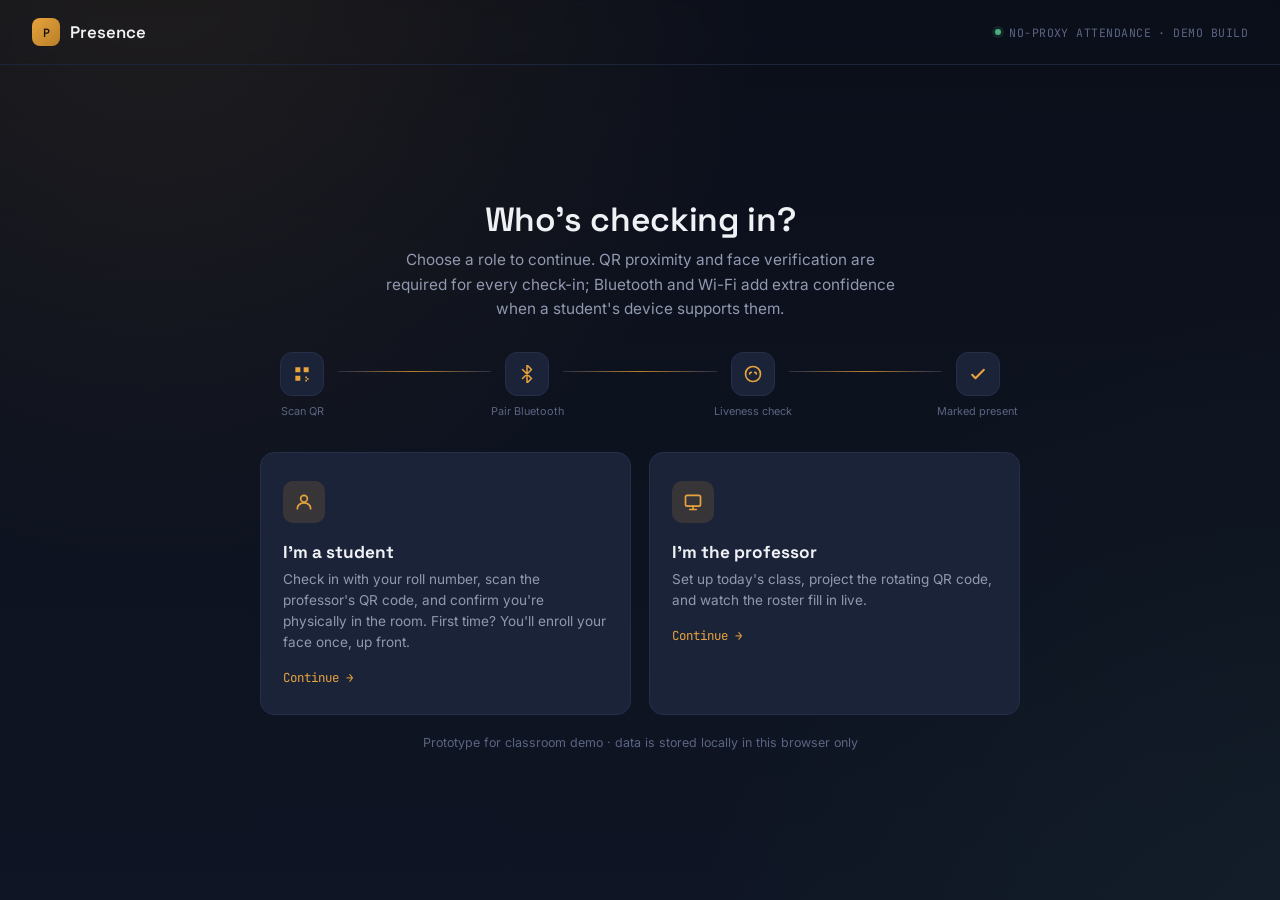
<file: index.html>
<!DOCTYPE html>
<html lang="en">
<head>
<meta charset="UTF-8">
<meta name="viewport" content="width=device-width, initial-scale=1.0">
<title>Presence — Attendance Verification</title>
<link rel="stylesheet" href="css/style.css">
</head>
<body>
<div class="wrap">
  <div class="topbar">
    <a class="brand" href="index.html"><span class="mark">P</span> Presence</a>
    <div class="topbar-meta"><span class="live-dot"></span> NO-PROXY ATTENDANCE · DEMO BUILD</div>
  </div>
  <main>
    <div class="stage stage-wide">
      <h1 class="title" style="font-size:2.1rem; text-align:center;">Who's checking in?</h1>
      <p class="lede" style="text-align:center; max-width:520px; margin-left:auto; margin-right:auto;">Choose a role to continue. QR proximity and face verification are required for every check-in; Bluetooth and Wi-Fi add extra confidence when a student's device supports them.</p>

      <div class="hero-flow">
        <div class="node">
          <div class="ic">
            <svg width="20" height="20" viewBox="0 0 24 24" fill="none"><path d="M4 4h6v6H4V4zm10 0h6v6h-6V4zM4 14h6v6H4v-6zm12 1h2v2h-2v-2zm2 2h2v2h-2v-2zm-2 2h2v2h-2v-2z" fill="currentColor"/></svg>
          </div>
          <div class="lb">Scan QR</div>
        </div>
        <div class="connector"></div>
        <div class="node">
          <div class="ic">
            <svg width="18" height="18" viewBox="0 0 24 24" fill="none"><path d="M6 6l12 12-6 6V0l6 6L6 18" stroke="currentColor" stroke-width="2" fill="none" stroke-linecap="round" stroke-linejoin="round"/></svg>
          </div>
          <div class="lb">Pair Bluetooth</div>
        </div>
        <div class="connector"></div>
        <div class="node">
          <div class="ic">
            <svg width="20" height="20" viewBox="0 0 24 24" fill="none"><circle cx="12" cy="12" r="9" stroke="currentColor" stroke-width="2"/><path d="M8 12c0-1 1-2 2-2M14 10c1 0 2 1 2 2" stroke="currentColor" stroke-width="2" stroke-linecap="round"/></svg>
          </div>
          <div class="lb">Liveness check</div>
        </div>
        <div class="connector"></div>
        <div class="node">
          <div class="ic">
            <svg width="20" height="20" viewBox="0 0 24 24" fill="none"><path d="M5 13l4 4 10-10" stroke="currentColor" stroke-width="2.5" fill="none" stroke-linecap="round" stroke-linejoin="round"/></svg>
          </div>
          <div class="lb">Marked present</div>
        </div>
      </div>

      <div class="role-grid">
        <a class="role-card" href="student-login.html">
          <div class="icon">
            <svg width="20" height="20" viewBox="0 0 24 24" fill="none"><circle cx="12" cy="8" r="4" stroke="currentColor" stroke-width="2"/><path d="M4 20c0-4 3.5-7 8-7s8 3 8 7" stroke="currentColor" stroke-width="2" stroke-linecap="round"/></svg>
          </div>
          <h3>I'm a student</h3>
          <p>Check in with your roll number, scan the professor's QR code, and confirm you're physically in the room. First time? You'll enroll your face once, up front.</p>
          <div class="arrow">Continue →</div>
        </a>
        <a class="role-card" href="professor-login.html">
          <div class="icon">
            <svg width="20" height="20" viewBox="0 0 24 24" fill="none"><rect x="3" y="4" width="18" height="13" rx="2" stroke="currentColor" stroke-width="2"/><path d="M8 21h8M12 17v4" stroke="currentColor" stroke-width="2" stroke-linecap="round"/></svg>
          </div>
          <h3>I'm the professor</h3>
          <p>Set up today's class, project the rotating QR code, and watch the roster fill in live.</p>
          <div class="arrow">Continue →</div>
        </a>
      </div>
      <p class="footnote">Prototype for classroom demo · data is stored locally in this browser only</p>
    </div>
  </main>
</div>
</body>
</html>
</file>
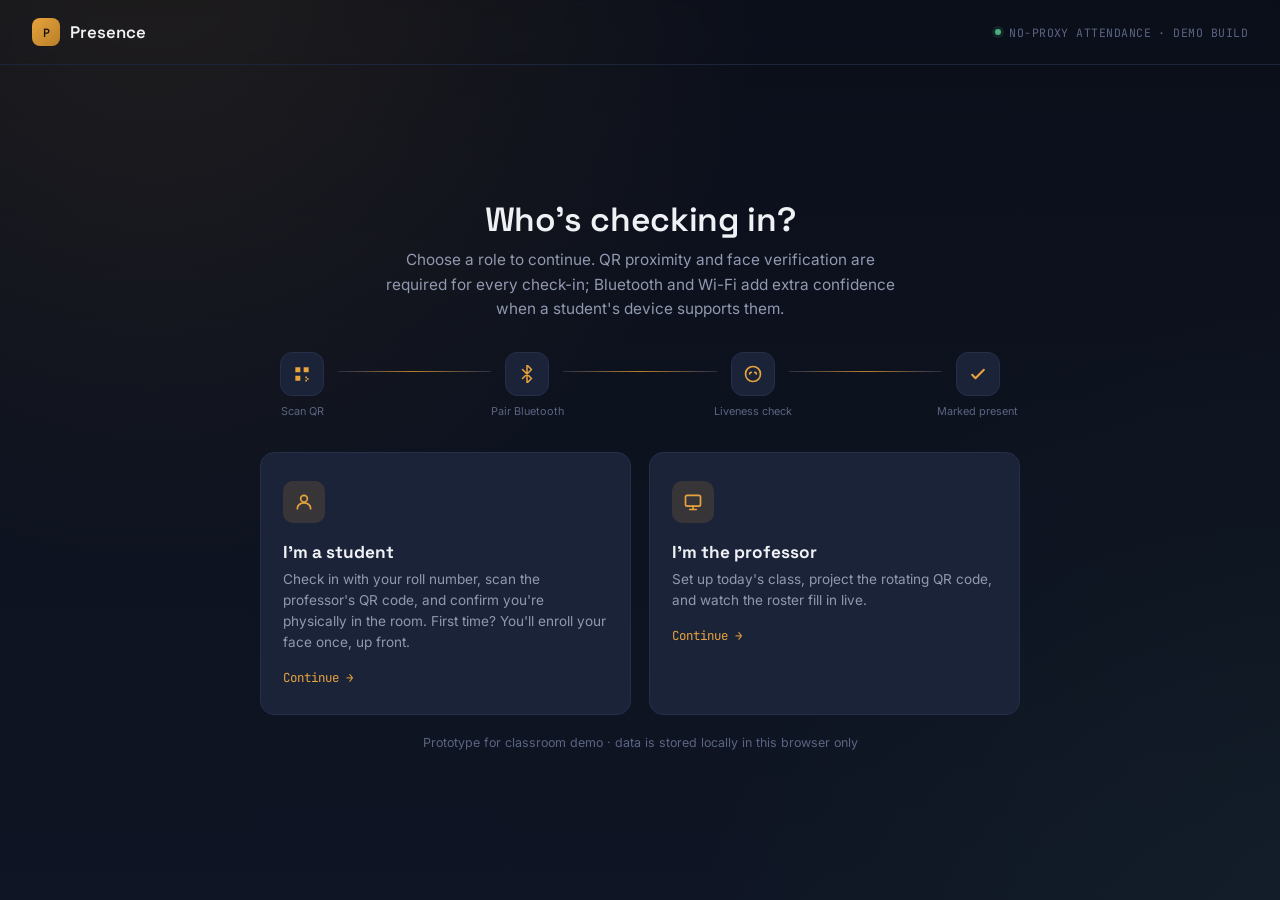
<file: bluetooth.html>
<!DOCTYPE html>
<html lang="en">
<head>
<meta charset="UTF-8">
<meta name="viewport" content="width=device-width, initial-scale=1.0">
<title>Confirm Location — Presence</title>
<link rel="stylesheet" href="css/style.css">
</head>
<body>
<div class="wrap">
  <div class="topbar">
    <a class="brand" href="index.html"><span class="mark">P</span> Presence</a>
    <div class="topbar-meta">STUDENT CHECK-IN</div>
  </div>
  <main>
    <div class="stage">
      <div class="panel">
        <div class="rail">
          <div class="step done"><span class="n">✓</span>Scan</div><div class="line"></div>
          <div class="step active"><span class="n">2</span>Connect</div><div class="line"></div>
          <div class="step"><span class="n">3</span>Verify</div><div class="line"></div>
          <div class="step"><span class="n">4</span>Done</div>
        </div>
        <h1 class="title">Confirm you're in the classroom</h1>
        <p class="lede">Two independent, best-effort proximity checks — Wi-Fi and Bluetooth. Either (or both) strengthens your attendance record, but neither blocks you: your QR scan and face match are what actually verify your check-in.</p>

        <div id="page-alert"></div>

        <div class="data-strip">
          <div class="row"><span>Session</span><span id="sess-id">—</span></div>
        </div>

        <h2 class="section-label">Wi-Fi network</h2>
        <div class="data-strip">
          <div class="row"><span>Status</span><span id="net-status">Checking…</span></div>
        </div>
        <div id="net-alert"></div>

        <h2 class="section-label">Bluetooth (optional)</h2>
        <div class="data-strip">
          <div class="row"><span>Expected device</span><span id="expected-name">—</span></div>
          <div class="row"><span>Pairing code</span><span id="expected-code">—</span></div>
          <div class="row"><span>Connection status</span><span id="device-name">Not connected</span></div>
        </div>

        <button class="btn btn-primary" id="pair-btn">Connect via Bluetooth</button>
        <button class="btn btn-ghost" id="skip-btn" style="margin-top:10px;">Continue</button>
        <p class="footnote" id="note"></p>
      </div>
    </div>
  </main>
</div>

<script src="js/store.js"></script>
<script src="js/util.js"></script>
<script>
  const esc = Util.escapeHtml;
  const session = Store.getSession();
  const student = Store.getStudent();
  if (!session || !student) window.location.href = 'index.html';
  if (Store.isLocked()) {
    document.querySelector('main').innerHTML = `<div class="panel stage"><div class="alert alert-warn">This session has been closed by the professor.</div><a class="btn btn-ghost" href="index.html">Back to start</a></div>`;
  }

  document.getElementById('sess-id').textContent = session.id;
  document.getElementById('expected-name').textContent = session.bluetoothDeviceName || '(not set by professor)';
  document.getElementById('expected-code').textContent = session.bluetoothCode || '(not set)';
  document.getElementById('tok') && (document.getElementById('tok').textContent = sessionStorage.getItem('ams_scanned_token') || '—');

  const btn = document.getElementById('pair-btn');
  const skipBtn = document.getElementById('skip-btn');
  const note = document.getElementById('note');
  const deviceName = document.getElementById('device-name');
  const pageAlert = document.getElementById('page-alert');
  const netStatus = document.getElementById('net-status');
  const netAlert = document.getElementById('net-alert');

  function showError(msg) {
    pageAlert.innerHTML = `<div class="alert alert-warn">${msg}</div>`;
  }
  function showInfo(msg) {
    pageAlert.innerHTML = `<div class="alert alert-info">${msg}</div>`;
  }

  // ---------- Wi-Fi network check ----------
  // If the professor's and this student's devices are both behind the
  // classroom/campus router (which almost all routers do via NAT), they'll
  // report the same public IP address to an outside service. This works in
  // every browser with zero permission prompts — unlike Web Bluetooth,
  // which many devices simply can't be discovered through at all.
  //
  // This is a signal, not a guarantee: a large campus network that NATs the
  // whole building/campus behind one address will match ANY student on that
  // network, not just this room; a student on mobile data or a VPN will
  // legitimately mismatch even if they're in the room. So a mismatch here
  // is treated as informative, not disqualifying — see README for the
  // trade-offs and what a hard requirement would need instead (e.g. school
  // network cooperation to check the specific access point/VLAN).
  async function checkNetwork() {
    if (!session.professorNetworkIp) {
      netStatus.textContent = 'Not available for this session';
      sessionStorage.setItem('ams_net_verified', 'unknown');
      return;
    }
    try {
      const res = await fetch('https://api.ipify.org?format=json');
      const data = await res.json();
      const studentIp = data && data.ip;
      if (studentIp && studentIp === session.professorNetworkIp) {
        netStatus.textContent = 'Matches professor\'s network ✓';
        netStatus.style.color = 'var(--success)';
        sessionStorage.setItem('ams_net_verified', 'true');
      } else {
        netStatus.textContent = 'Different network detected';
        netStatus.style.color = 'var(--danger)';
        netAlert.innerHTML = `<div class="alert alert-warn">Your device doesn't appear to be on the same network as the professor's. If you're on mobile data, switch to the classroom Wi-Fi and reload this page. If you believe this is wrong (e.g. a large campus network), it's fine to continue — this check alone won't block you.</div>`;
        sessionStorage.setItem('ams_net_verified', 'false');
      }
    } catch (e) {
      netStatus.textContent = 'Could not check (offline or blocked)';
      sessionStorage.setItem('ams_net_verified', 'unknown');
    }
  }
  const networkCheckDone = checkNetwork();

  const bleSupported = 'bluetooth' in navigator;
  const expectedName = (session.bluetoothDeviceName || '').trim();
  // The one-time code the professor generated for this session and appended
  // to their device's broadcast name — used IF a matching device shows up.
  // See README: Web Bluetooth's requestDevice() only discovers BLE devices
  // actively broadcasting a GATT service. An ordinary phone/laptop just
  // "visible" in its Bluetooth settings is almost always Classic Bluetooth,
  // which this API can't see at all — so this step frequently finds
  // nothing, through no fault of the student or professor. That's why it's
  // optional rather than blocking: QR rotation + face match (elsewhere in
  // the flow) are the checks that actually hold up at classroom scale.
  const expectedCode = (session.bluetoothCode || '').trim().toUpperCase();

  if (!window.isSecureContext) {
    showError('Bluetooth pairing needs a secure context — open this page over http://localhost or https://, not by double-clicking the file. See the README for a one-line fix.');
  } else if (!bleSupported) {
    note.textContent = "Web Bluetooth isn't available in this browser (e.g. iPhone Safari, Firefox). Use \"Continue\" below.";
  } else if (!expectedCode) {
    note.textContent = "The professor didn't set a Bluetooth pairing code for this session, so this step can't be verified even if a device is found. Use \"Continue\" below.";
  }

  btn.addEventListener('click', async () => {
    btn.disabled = true;
    btn.textContent = 'Connecting…';
    pageAlert.innerHTML = '';

    if (bleSupported && window.isSecureContext && expectedCode) {
      // Cascade: try a filtered picker first (fast, precise when it works), then
      // fall back to an unfiltered "show all devices" picker before giving up.
      // A namePrefix filter alone doesn't scale in a full classroom — many nearby
      // phones/laptops advertise names that don't share the professor's exact
      // prefix, so Chrome's chooser can come back empty even though the right
      // device is in range. Letting the student see the full list and pick
      // manually recovers those cases where the device DOES show up at all.
      const attempts = expectedName
        ? [
            { filters: [{ namePrefix: expectedName.slice(0, 12) }], optionalServices: [] },
            { acceptAllDevices: true, optionalServices: [] }
          ]
        : [{ acceptAllDevices: true, optionalServices: [] }];

      for (let i = 0; i < attempts.length; i++) {
        try {
          if (i === 1) showInfo('No device matched that name automatically — showing all nearby Bluetooth devices so you can pick the professor\'s device manually.');
          const device = await navigator.bluetooth.requestDevice(attempts[i]);
          const chosenName = (device.name || '').trim();

          // The real check: the professor's one-time session code must appear
          // in the broadcast name the student actually selected. A wrong or
          // spoofed device won't know this code, so this can't be passed by
          // coincidence the way a common device name ("iPhone") could be.
          if (!chosenName.toUpperCase().includes(expectedCode)) {
            deviceName.textContent = chosenName + ' (rejected)';
            showError(`"${esc(chosenName)}" doesn't include this session's pairing code (${esc(expectedCode)}). Pick the correct device, or use "Continue" below.`);
            btn.disabled = false;
            btn.textContent = 'Try again';
            return;
          }

          deviceName.textContent = (chosenName || 'Paired device') + ' ✓';
          await finishPairing(true);
          return;
        } catch (e) {
          // User cancelled, or the chooser found no devices for this attempt
          // (very likely if the professor's device isn't a BLE peripheral —
          // see the note above). Not treated as a pass; try the next,
          // broader attempt if one remains.
        }
      }
      showInfo('No device with this session\'s pairing code was found. This is common — most phones/laptops aren\'t discoverable this way. Use "Continue" below; your QR scan and face match still verify your check-in.');
      btn.disabled = false;
      btn.textContent = 'Try again';
      return;
    }

    btn.disabled = false;
    btn.textContent = 'Connect via Bluetooth';
  });

  skipBtn.addEventListener('click', async () => {
    skipBtn.disabled = true;
    skipBtn.textContent = 'Continuing…';
    deviceName.textContent = deviceName.textContent === 'Not connected' ? 'Skipped (unverified)' : deviceName.textContent;
    await finishPairing(false);
  });

  async function finishPairing(bluetoothVerified) {
    // Wait for the network check so its result is captured even if it's
    // still in flight when the student clicks through quickly.
    await networkCheckDone;
    sessionStorage.setItem('ams_bt_verified', bluetoothVerified ? 'true' : 'false');
    btn.disabled = true;
    skipBtn.disabled = true;
    setTimeout(() => window.location.href = 'liveness.html', 400);
  }
</script>
</body>
</html>
</file>
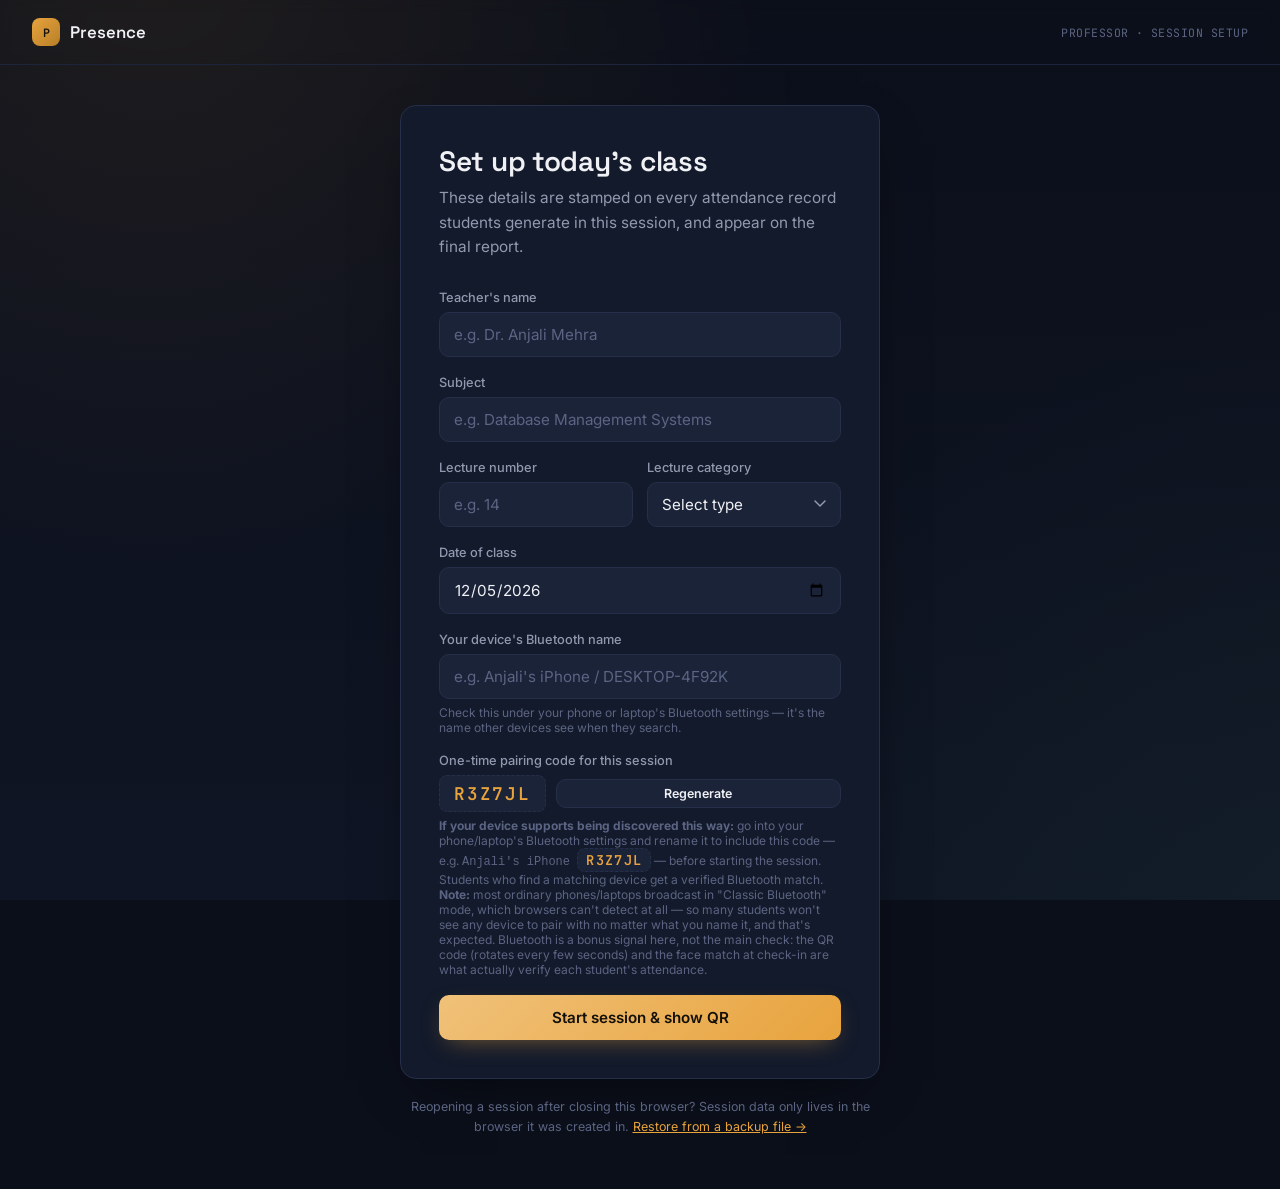
<file: professor-dashboard.html>
<!DOCTYPE html>
<html lang="en">
<head>
<meta charset="UTF-8">
<meta name="viewport" content="width=device-width, initial-scale=1.0">
<title>Session Dashboard — Presence</title>
<link rel="stylesheet" href="css/style.css">
</head>
<body>
<div class="wrap">
  <div class="topbar">
    <a class="brand" href="index.html"><span class="mark">P</span> Presence</a>
    <div class="topbar-meta" id="session-id">SESSION —</div>
  </div>
  <main>
    <div class="stage stage-wide">
      <div class="panel">
        <h1 class="title">Project this for your class</h1>
        <p class="lede">Each QR code is valid for a few seconds only. Students who scan an expired code are asked to rescan — a screenshot or a second-hand scan won't work.</p>

        <div class="session-header" id="session-header"></div>
        <div id="locked-banner"></div>

        <div class="alert alert-info" style="margin-bottom:18px;">
          Everything on this page lives only in <strong>this browser</strong> — closing the tab or switching devices loses it. <button class="btn btn-ghost btn-small" id="backup-btn" style="margin-left:8px;">Download backup (.json)</button>
        </div>

        <div id="review-section" style="display:none; margin-bottom:24px;">
          <h2 class="section-label">Pending manual reviews</h2>
          <p class="field-hint" style="margin-bottom:12px;">A student reported a camera/face-model problem during liveness. Only approve this if you can see the student in the room right now — this bypasses the face check.</p>
          <div id="review-list"></div>
        </div>

        <div id="live-area" style="display:grid; grid-template-columns: 260px 1fr; gap:32px; align-items:start;">
          <div>
            <div class="viewfinder">
              <div class="pulse-ring"></div>
              <div class="corner tl"></div><div class="corner tr"></div>
              <div class="corner bl"></div><div class="corner br"></div>
              <div id="qrcode"></div>
              <span id="qr-fallback" style="display:none; color:var(--text-faint); font-family:var(--font-mono); font-size:0.72rem; text-align:center; padding:0 16px;">QR RENDER FAILED — USE THE CODE BELOW</span>
            </div>

            <div class="qr-timer">
              <div class="ring">
                <svg width="34" height="34" viewBox="0 0 34 34">
                  <circle class="ring-bg" cx="17" cy="17" r="14"/>
                  <circle class="ring-fg" id="ring-fg" cx="17" cy="17" r="14" stroke-dasharray="88" stroke-dashoffset="0"/>
                </svg>
                <div class="ring-num" id="ring-num">6</div>
              </div>
              <div class="lbl">seconds left on this code</div>
            </div>

            <div class="manual-code">
              <div class="lbl">CAN'T SCAN? ENTER THIS CODE</div>
              <div class="code" id="manual-code">——————</div>
            </div>

            <div class="toolbar" style="justify-content:center;">
              <button class="btn btn-danger btn-sm" id="close-btn">Close session</button>
            </div>
          </div>

          <div>
            <div class="summary-grid" style="grid-template-columns: repeat(2,1fr);">
              <div class="summary-card">
                <div class="num" id="present-count">0</div>
                <div class="lbl">Marked present</div>
              </div>
              <div class="summary-card">
                <div class="num" id="last-marked">—</div>
                <div class="lbl">Last check-in</div>
              </div>
            </div>
            <div class="table-scroll">
              <table class="roster">
                <thead>
                  <tr><th>Name</th><th>Roll No.</th><th>Branch</th><th>Time</th><th>Status</th><th>Bluetooth</th><th>Wi-Fi</th></tr>
                </thead>
                <tbody id="roster-body">
                  <tr><td colspan="7" style="color:var(--text-faint);">Waiting for the first check-in…</td></tr>
                </tbody>
              </table>
            </div>
          </div>
        </div>
      </div>
    </div>
  </main>
</div>

<script src="js/qrcode-lib.js"></script>
<script src="js/store.js"></script>
<script src="js/util.js"></script>
<script>
  const esc = Util.escapeHtml;
  let session = Store.getSession();
  if (!session) {
    window.location.href = 'professor-login.html';
    throw new Error('no active session — redirecting');
  }

  document.getElementById('session-id').textContent = 'SESSION ' + session.id;
  document.getElementById('session-header').innerHTML = `
    <div class="item"><div class="k">TEACHER</div><div class="v">${esc(session.teacherName)}</div></div>
    <div class="item"><div class="k">SUBJECT</div><div class="v">${esc(session.subject)}</div></div>
    <div class="item"><div class="k">LECTURE</div><div class="v">#${esc(session.lectureNo)} · ${esc(session.lectureCategory)}</div></div>
    <div class="item"><div class="k">DATE</div><div class="v">${esc(session.classDate)}</div></div>
    <div class="item"><div class="k">BLUETOOTH NAME</div><div class="v">${esc(session.bluetoothDeviceName) || '—'}</div></div>
    <div class="item"><div class="k">PAIRING CODE</div><div class="v">${esc(session.bluetoothCode) || '—'}</div></div>
    <div class="item"><div class="k">NETWORK CHECK</div><div class="v">${session.professorNetworkIp ? 'Configured' : 'Not available'}</div></div>
    <div class="item"><div class="k">STATUS</div><div class="v"><span class="badge live">live</span></div></div>
  `;

  // Renders the QR into #qrcode using qrcode-generator (a small, dependency-free
  // library) rather than davidshimjs/qrcodejs, which has a long-standing,
  // unfixed bug (github.com/davidshimjs/qrcodejs/issues/292) where its
  // constructor throws "Cannot read properties of undefined (reading
  // '_android')" in exactly this kind of plain-<script> setup — which was
  // silently killing the rest of this page's script, so neither the QR nor
  // the manual code (or anything below it) ever rendered.
  function renderQR(text) {
    try {
      const qr = qrcode(0, 'M'); // 0 = auto type-number, 'M' = error correction
      qr.addData(text);
      qr.make();
      let svg = qr.createSvgTag({ cellSize: 5, margin: 2, scalable: true });
      svg = svg.replace('fill="white"', 'fill="#F0F1F5"').replace('fill="black"', 'fill="#0B0F1A"');
      const holder = document.getElementById('qrcode');
      holder.innerHTML = svg;
      holder.querySelector('svg').style.cssText = 'width:200px;height:200px;display:block;border-radius:6px;';
      document.getElementById('qr-fallback').style.display = 'none';
    } catch (e) {
      document.getElementById('qrcode').innerHTML = '';
      document.getElementById('qr-fallback').style.display = 'block';
    }
  }

  renderQR(`${session.id}:${session.qrToken}`);
  document.getElementById('manual-code').textContent = session.qrToken;

  const CIRC = 88; // 2 * PI * r(14)
  function refreshQR() {
    session = Store.getSession();
    if (!session || session.locked) return;
    const token = Store.rotateToken();
    renderQR(`${session.id}:${token}`);
    document.getElementById('manual-code').textContent = token;
  }
  setInterval(refreshQR, Store.ROTATE_MS);

  function tickRing() {
    session = Store.getSession();
    if (!session || session.locked) return;
    const remaining = Store.tokenMsRemaining();
    const secs = Math.ceil(remaining / 1000);
    document.getElementById('ring-num').textContent = secs;
    const frac = remaining / Store.TOKEN_VALID_MS;
    document.getElementById('ring-fg').style.strokeDashoffset = CIRC * (1 - frac);
  }
  setInterval(tickRing, 200);
  tickRing();

  function renderRoster() {
    const records = Store.getAttendance(session.id);
    const body = document.getElementById('roster-body');
    document.getElementById('present-count').textContent = records.length;
    if (records.length === 0) {
      body.innerHTML = '<tr><td colspan="7" style="color:var(--text-faint);">Waiting for the first check-in…</td></tr>';
      document.getElementById('last-marked').textContent = '—';
      return;
    }
    document.getElementById('last-marked').textContent =
      new Date(records[records.length - 1].markedAt).toLocaleTimeString([], { hour: '2-digit', minute: '2-digit' });

    body.innerHTML = records.slice().reverse().map(r => `
      <tr>
        <td>${esc(r.name) || '—'}</td>
        <td>${esc(r.rollNo)}</td>
        <td>${esc(r.branch)}</td>
        <td>${new Date(r.markedAt).toLocaleTimeString([], { hour: '2-digit', minute: '2-digit', second: '2-digit' })}</td>
        <td><span class="badge present">present</span>${r.manuallyApproved ? ' <span class="badge">manual</span>' : ''}</td>
        <td>${r.bluetoothVerified ? '<span class="badge present">verified</span>' : '<span class="badge absent">unverified</span>'}</td>
        <td>${r.networkVerified === true ? '<span class="badge present">match</span>' : r.networkVerified === false ? '<span class="badge absent">mismatch</span>' : '<span class="badge">—</span>'}</td>
      </tr>
    `).join('');
  }
  renderRoster();
  setInterval(renderRoster, 2000);

  // ---------- Pending manual reviews ----------
  function renderReviews() {
    const list = Store.getPendingReviews(session.id).filter(r => r.status === 'pending');
    const section = document.getElementById('review-section');
    const container = document.getElementById('review-list');
    if (list.length === 0) { section.style.display = 'none'; return; }
    section.style.display = 'block';
    container.innerHTML = list.map(r => `
      <div class="data-strip" style="margin-bottom:10px;">
        <div class="row"><span>Student</span><span>${esc(r.name)} (${esc(r.rollNo)}, ${esc(r.branch)})</span></div>
        <div class="row"><span>Reason</span><span>${esc(r.reason)}</span></div>
        <div class="row"><span>Flagged at</span><span>${new Date(r.flaggedAt).toLocaleTimeString([], { hour: '2-digit', minute: '2-digit', second: '2-digit' })}</span></div>
        <div class="toolbar" style="justify-content:flex-start; margin-top:10px;">
          <button class="btn btn-success btn-sm review-approve" data-id="${esc(r.id)}">Approve — I can see them</button>
          <button class="btn btn-ghost btn-sm review-reject" data-id="${esc(r.id)}">Reject</button>
        </div>
      </div>
    `).join('');

    container.querySelectorAll('.review-approve').forEach(btn => {
      btn.addEventListener('click', () => {
        const id = btn.getAttribute('data-id');
        const entry = Store.getPendingReviews(session.id).find(r => r.id === id);
        if (!entry) return;
        Store.approveReview(session.id, id, { name: entry.name, rollNo: entry.rollNo, branch: entry.branch, phone: '', instituteEmail: '' });
        renderReviews();
        renderRoster();
      });
    });
    container.querySelectorAll('.review-reject').forEach(btn => {
      btn.addEventListener('click', () => {
        Store.rejectReview(session.id, btn.getAttribute('data-id'));
        renderReviews();
      });
    });
  }
  renderReviews();
  setInterval(renderReviews, 2000);

  // ---------- Backup ----------
  document.getElementById('backup-btn').addEventListener('click', () => {
    const data = Store.exportBackup();
    const blob = new Blob([JSON.stringify(data, null, 2)], { type: 'application/json' });
    const url = URL.createObjectURL(blob);
    const a = document.createElement('a');
    a.href = url;
    a.download = `presence_backup_${session.id}.json`;
    a.click();
    URL.revokeObjectURL(url);
  });

  function showLockedState() {
    document.getElementById('locked-banner').innerHTML = `
      <div class="alert alert-warn">Session closed — no further check-ins are being accepted. Download the report below.</div>
    `;
    document.querySelector('.qr-timer').style.display = 'none';
    document.querySelector('.pulse-ring').style.display = 'none';
    document.getElementById('manual-code').textContent = '——————';
    document.getElementById('close-btn').outerHTML = `<a class="btn btn-primary btn-sm" href="report.html">Open attendance report</a>`;
  }

  document.getElementById('close-btn').addEventListener('click', () => {
    if (!confirm('Close this session? Students will no longer be able to mark attendance.')) return;
    Store.closeSession();
    showLockedState();
  });

  if (session.locked) showLockedState();
</script>
</body>
</html>
</file>
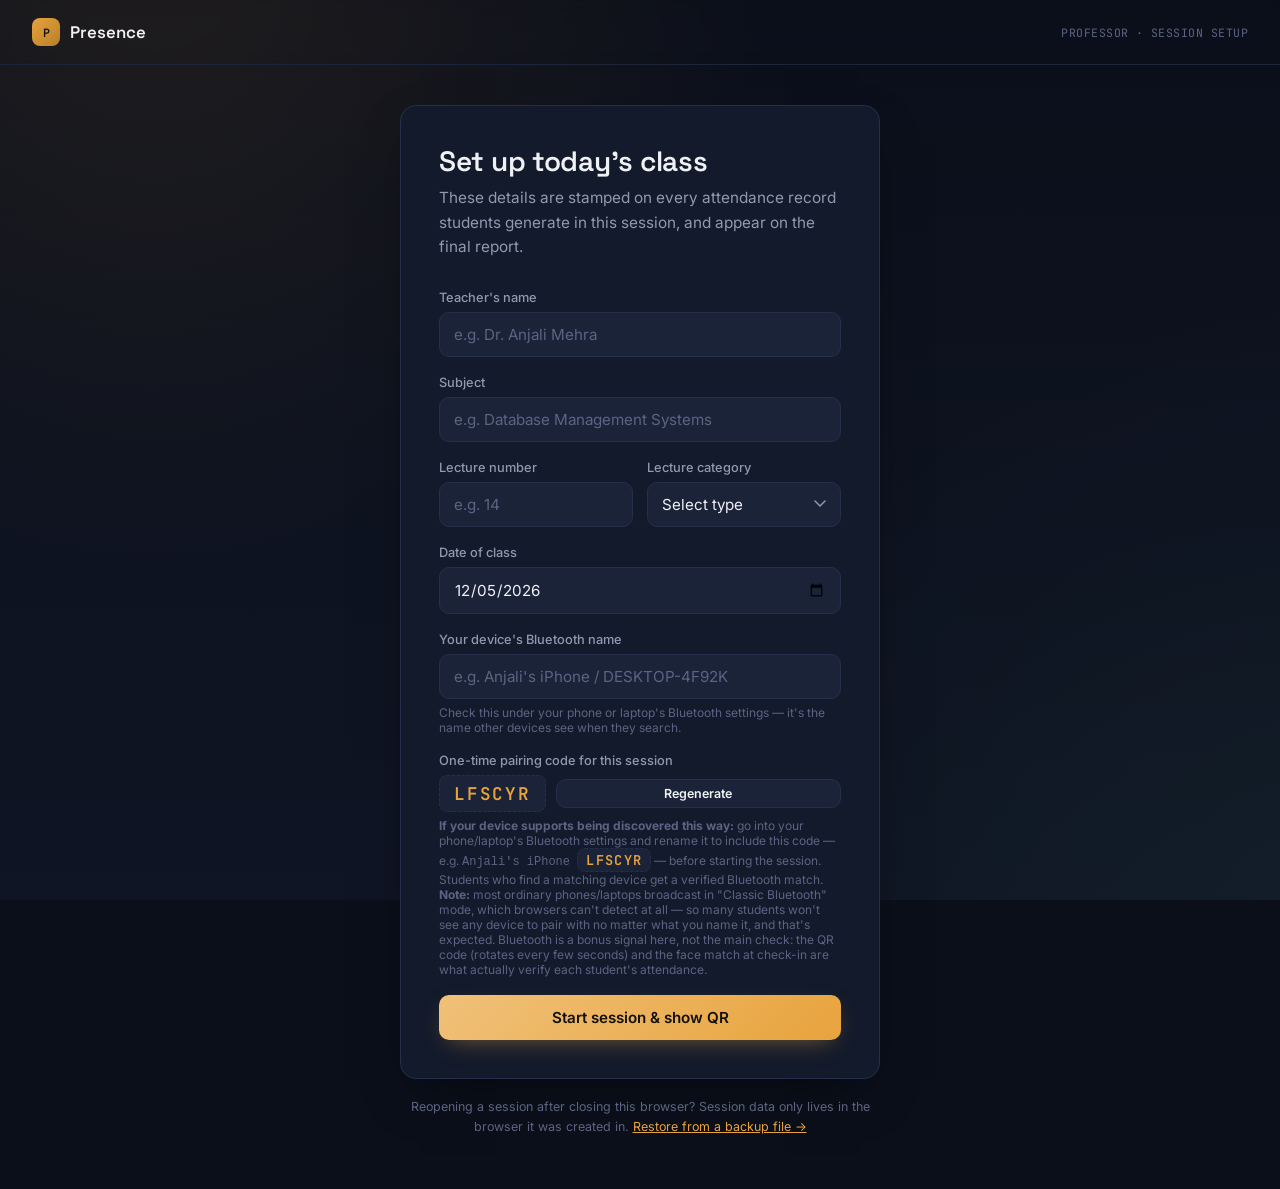
<file: professor-login.html>
<!DOCTYPE html>
<html lang="en">
<head>
<meta charset="UTF-8">
<meta name="viewport" content="width=device-width, initial-scale=1.0">
<title>Start a Session — Presence</title>
<link rel="stylesheet" href="css/style.css">
</head>
<body>
<div class="wrap">
  <div class="topbar">
    <a class="brand" href="index.html"><span class="mark">P</span> Presence</a>
    <div class="topbar-meta">PROFESSOR · SESSION SETUP</div>
  </div>
  <main>
    <div class="stage">
      <div class="panel">
        <h1 class="title">Set up today's class</h1>
        <p class="lede">These details are stamped on every attendance record students generate in this session, and appear on the final report.</p>

        <form id="prof-form">
          <div class="field">
            <label for="teacherName">Teacher's name</label>
            <input type="text" id="teacherName" placeholder="e.g. Dr. Anjali Mehra" required autocomplete="off">
          </div>

          <div class="field">
            <label for="subject">Subject</label>
            <input type="text" id="subject" placeholder="e.g. Database Management Systems" required autocomplete="off">
          </div>

          <div class="field-row">
            <div class="field">
              <label for="lectureNo">Lecture number</label>
              <input type="text" id="lectureNo" placeholder="e.g. 14" required autocomplete="off">
            </div>
            <div class="field">
              <label for="lectureCategory">Lecture category</label>
              <select id="lectureCategory" required>
                <option value="" disabled selected>Select type</option>
                <option value="Lecture">Lecture</option>
                <option value="Tutorial">Tutorial</option>
                <option value="Lab">Lab</option>
                <option value="Quiz">Quiz</option>
              </select>
            </div>
          </div>

          <div class="field">
            <label for="classDate">Date of class</label>
            <input type="date" id="classDate" required>
          </div>

          <div class="field">
            <label for="btName">Your device's Bluetooth name</label>
            <input type="text" id="btName" placeholder="e.g. Anjali's iPhone / DESKTOP-4F92K" required autocomplete="off">
            <p class="field-hint">Check this under your phone or laptop's Bluetooth settings — it's the name other devices see when they search.</p>
          </div>

          <div class="field">
            <label>One-time pairing code for this session</label>
            <div class="bt-code-box">
              <span id="btCode" class="bt-code"></span>
              <button type="button" id="btCodeRegen" class="btn btn-ghost btn-small">Regenerate</button>
            </div>
            <p class="field-hint">
              <strong>If your device supports being discovered this way:</strong> go into
              your phone/laptop's Bluetooth settings and rename it to include this code — e.g.
              <code>Anjali's iPhone <span class="bt-code-inline"></span></code> — before starting
              the session. Students who find a matching device get a verified Bluetooth match.
              <strong>Note:</strong> most ordinary phones/laptops broadcast in "Classic Bluetooth"
              mode, which browsers can't detect at all — so many students won't see any device to
              pair with no matter what you name it, and that's expected. Bluetooth is a bonus
              signal here, not the main check: the QR code (rotates every few seconds) and the
              face match at check-in are what actually verify each student's attendance.
            </p>
          </div>

          <button type="submit" class="btn btn-primary">Start session &amp; show QR</button>
        </form>
        <p class="footnote" id="err" style="color:var(--danger); display:none;"></p>
      </div>
      <p class="footnote">
        Reopening a session after closing this browser? Session data only lives in the browser it was created in.
        <label for="restore-input" style="color:var(--accent); cursor:pointer; text-decoration:underline;">Restore from a backup file →</label>
        <input type="file" id="restore-input" accept="application/json" style="display:none;">
      </p>
    </div>
  </main>
</div>

<script src="js/store.js"></script>
<script>
  document.getElementById('restore-input').addEventListener('change', (e) => {
    const file = e.target.files[0];
    if (!file) return;
    const reader = new FileReader();
    reader.onload = () => {
      try {
        const data = JSON.parse(reader.result);
        Store.importBackup(data);
        alert('Backup restored. Opening the dashboard…');
        window.location.href = 'professor-dashboard.html';
      } catch (err) {
        alert('Couldn\'t read that backup file — make sure it\'s the .json file downloaded from the dashboard.');
      }
    };
    reader.readAsText(file);
  });
</script>
<script>
  const form = document.getElementById('prof-form');
  const dateInput = document.getElementById('classDate');
  dateInput.value = new Date().toISOString().split('T')[0];

  const btCodeEl = document.getElementById('btCode');
  const btCodeInlineEls = document.querySelectorAll('.bt-code-inline');
  function newCode() {
    const code = Store.generateBluetoothCode();
    btCodeEl.textContent = code;
    btCodeInlineEls.forEach(el => el.textContent = code);
    return code;
  }
  newCode();
  document.getElementById('btCodeRegen').addEventListener('click', newCode);

  form.addEventListener('submit', async (e) => {
    e.preventDefault();
    const submitBtn = form.querySelector('button[type="submit"]');
    submitBtn.disabled = true;
    submitBtn.textContent = 'Starting…';

    const details = {
      teacherName: document.getElementById('teacherName').value.trim(),
      subject: document.getElementById('subject').value.trim(),
      lectureNo: document.getElementById('lectureNo').value.trim(),
      lectureCategory: document.getElementById('lectureCategory').value,
      classDate: dateInput.value,
      bluetoothDeviceName: document.getElementById('btName').value.trim(),
      bluetoothCode: btCodeEl.textContent.trim()
    };
    Store.startSession(details);

    // Capture the professor's own public IP so students' pages can compare
    // against it (see network-check.html). This is a plain, unauthenticated
    // lookup — if it fails (offline, firewall, slow network) the session
    // still starts fine; the network check just becomes unavailable for
    // this class rather than blocking anything.
    try {
      const res = await fetch('https://api.ipify.org?format=json');
      const data = await res.json();
      if (data && data.ip) Store.setProfessorIp(data.ip);
    } catch (e) {
      // No network reference captured — network-check.html handles this
      // gracefully by skipping the check rather than failing students.
    }

    window.location.href = 'professor-dashboard.html';
  });
</script>
</body>
</html>
</file>
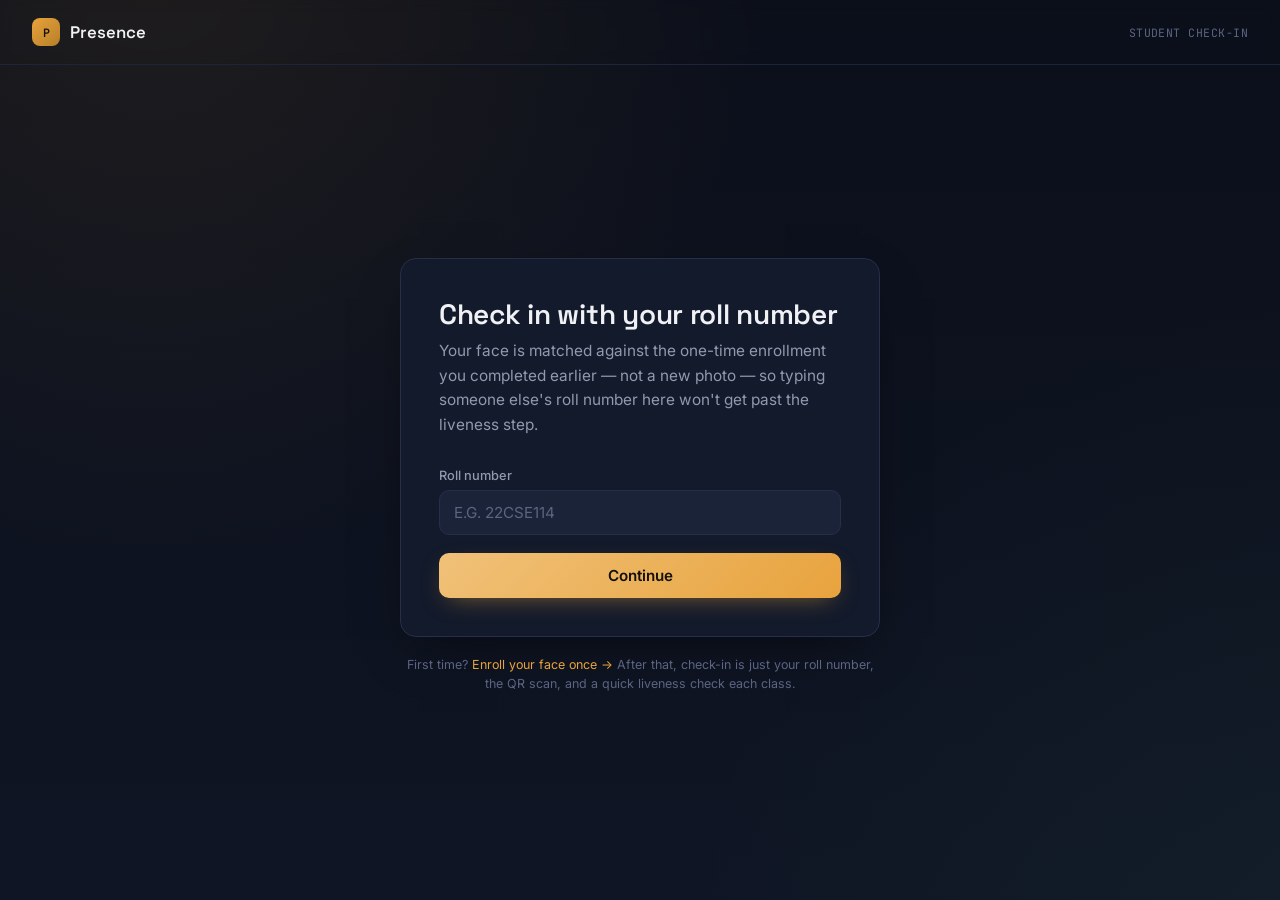
<file: student-login.html>
<!DOCTYPE html>
<html lang="en">
<head>
<meta charset="UTF-8">
<meta name="viewport" content="width=device-width, initial-scale=1.0">
<title>Student Check-in — Presence</title>
<link rel="stylesheet" href="css/style.css">
</head>
<body>
<div class="wrap">
  <div class="topbar">
    <a class="brand" href="index.html"><span class="mark">P</span> Presence</a>
    <div class="topbar-meta">STUDENT CHECK-IN</div>
  </div>
  <main>
    <div class="stage">
      <div class="panel">
        <h1 class="title">Check in with your roll number</h1>
        <p class="lede">Your face is matched against the one-time enrollment you completed earlier — not a new photo — so typing someone else's roll number here won't get past the liveness step.</p>

        <div id="page-alert"></div>

        <form id="lookup-form">
          <div class="field">
            <label for="rollNo">Roll number</label>
            <input type="text" id="rollNo" placeholder="e.g. 22CSE114" required autocomplete="off" style="text-transform:uppercase;">
          </div>
          <button type="submit" class="btn btn-primary" id="submit-btn">Continue</button>
        </form>

        <div id="confirm-card" style="display:none; margin-top:22px;">
          <div class="data-strip">
            <div class="row"><span>Is this you?</span><span id="confirm-name" style="font-weight:600;"></span></div>
            <div class="row"><span>Branch</span><span id="confirm-branch"></span></div>
          </div>
          <div class="toolbar" style="justify-content:center; margin-top:14px;">
            <button type="button" class="btn btn-primary btn-sm" id="yes-btn">Yes, continue to QR scan</button>
            <button type="button" class="btn btn-ghost btn-sm" id="no-btn">Not me — re-enter roll number</button>
          </div>
        </div>

        <p class="footnote" id="err" style="color:var(--danger); display:none;"></p>
      </div>
      <p class="footnote">First time? <a href="enroll.html">Enroll your face once →</a> After that, check-in is just your roll number, the QR scan, and a quick liveness check each class.</p>
    </div>
  </main>
</div>

<script src="js/store.js"></script>
<script src="js/util.js"></script>
<script>
  const form = document.getElementById('lookup-form');
  const err = document.getElementById('err');
  const pageAlert = document.getElementById('page-alert');
  const rollNoInput = document.getElementById('rollNo');
  const confirmCard = document.getElementById('confirm-card');

  let pendingRecord = null;

  form.addEventListener('submit', (e) => {
    e.preventDefault();
    err.style.display = 'none';
    pageAlert.innerHTML = '';

    const rollNo = rollNoInput.value.trim().toUpperCase();
    const record = Store.getEnrolledStudent(rollNo);

    if (!record) {
      pageAlert.innerHTML = `<div class="alert alert-warn">No enrollment found for <strong>${Util.escapeHtml(rollNo)}</strong>. You need to enroll your face once before you can check in. <a href="enroll.html" style="color:inherit; text-decoration:underline;">Enroll now →</a></div>`;
      return;
    }

    pendingRecord = record;
    document.getElementById('confirm-name').textContent = record.name;
    document.getElementById('confirm-branch').textContent = record.branch;
    form.style.display = 'none';
    confirmCard.style.display = 'block';
  });

  document.getElementById('yes-btn').addEventListener('click', () => {
    if (!pendingRecord) return;
    // Carries the roster entry — including its one-time faceDescriptor —
    // forward as the active check-in student. liveness.html compares the
    // live camera capture against THIS descriptor, never a fresh one.
    Store.setCheckInStudent(pendingRecord);
    window.location.href = 'scan.html';
  });

  document.getElementById('no-btn').addEventListener('click', () => {
    pendingRecord = null;
    confirmCard.style.display = 'none';
    form.style.display = 'block';
    rollNoInput.value = '';
    rollNoInput.focus();
  });
</script>
</body>
</html>
</file>
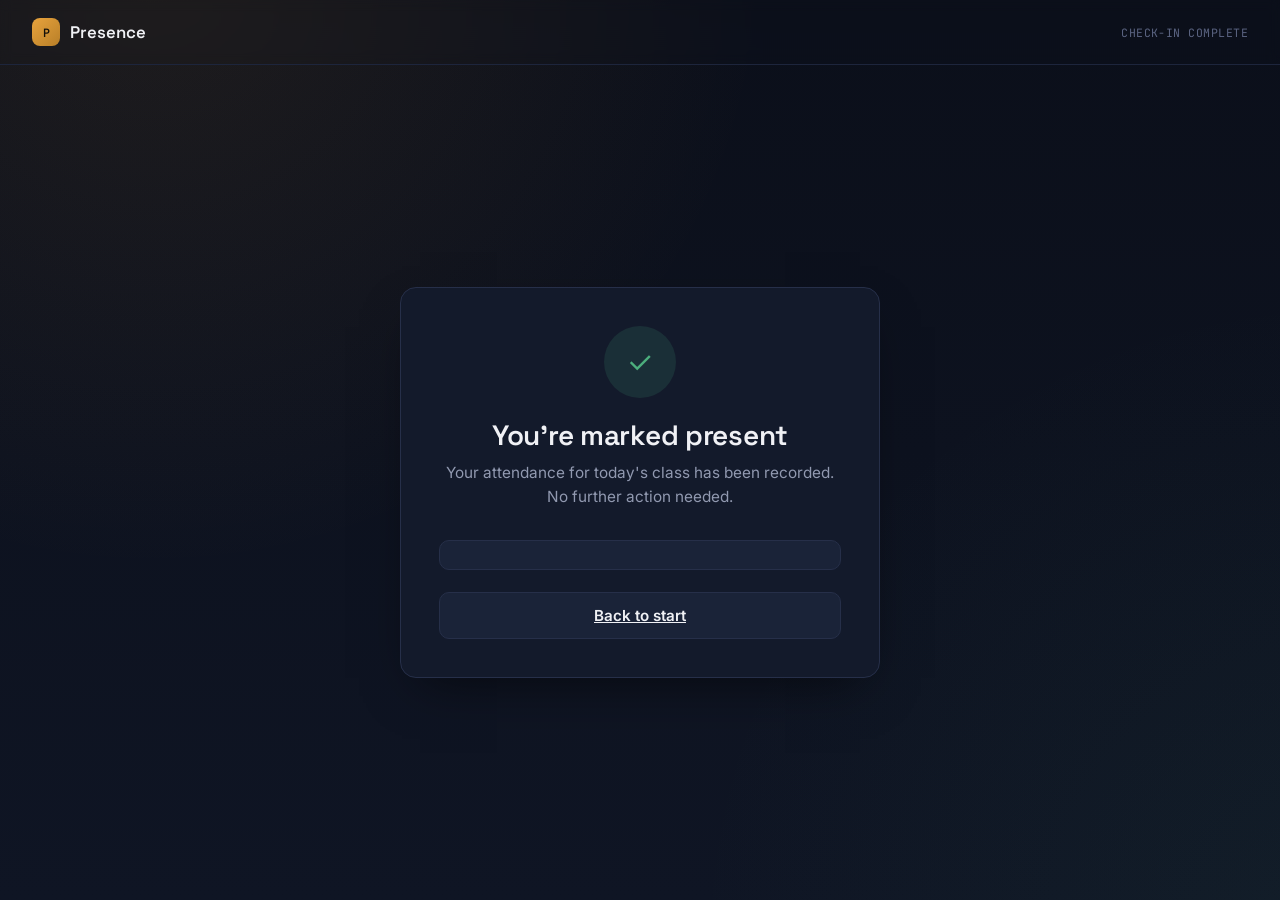
<file: success.html>
<!DOCTYPE html>
<html lang="en">
<head>
<meta charset="UTF-8">
<meta name="viewport" content="width=device-width, initial-scale=1.0">
<title>Attendance Marked — Presence</title>
<link rel="stylesheet" href="css/style.css">
</head>
<body>
<div class="wrap">
  <div class="topbar">
    <a class="brand" href="index.html"><span class="mark">P</span> Presence</a>
    <div class="topbar-meta">CHECK-IN COMPLETE</div>
  </div>
  <main>
    <div class="stage">
      <div class="panel" style="text-align:center;">
        <div class="confirm-icon">✓</div>
        <h1 class="title">You're marked present</h1>
        <p class="lede">Your attendance for today's class has been recorded. No further action needed.</p>

        <div class="data-strip" style="text-align:left;" id="summary"></div>

        <a class="btn btn-ghost" href="index.html">Back to start</a>
      </div>
    </div>
  </main>
</div>

<script src="js/store.js"></script>
<script src="js/util.js"></script>
<script>
  const esc = Util.escapeHtml;
  const session = Store.getSession();
  const student = Store.getStudent();
  if (session && student) {
    const record = Store.getAttendance(session.id).find(r => r.rollNo === student.rollNo);
    document.getElementById('summary').innerHTML = `
      <div class="row"><span>Name</span><span>${esc(student.name) || '—'}</span></div>
      <div class="row"><span>Roll No.</span><span>${esc(student.rollNo)}</span></div>
      <div class="row"><span>Subject</span><span>${esc(session.subject)}</span></div>
      <div class="row"><span>Lecture</span><span>#${esc(session.lectureNo)} · ${esc(session.lectureCategory)}</span></div>
      <div class="row"><span>Date</span><span>${esc(session.classDate)}</span></div>
      <div class="row"><span>Marked at</span><span>${record ? new Date(record.markedAt).toLocaleTimeString() : '—'}</span></div>
    `;
  }
</script>
</body>
</html>
</file>
<file: css/style.css>
@import url('https://fonts.googleapis.com/css2?family=Space+Grotesk:wght@500;600;700&family=Inter:wght@400;500;600;700&family=JetBrains+Mono:wght@400;500;600&display=swap');

:root{
  --bg: #0B0F1A;
  --bg-elev: #0F1524;
  --panel: #131A2B;
  --panel-alt: #1A2338;
  --panel-hi: #202B45;
  --accent: #E8A33D;
  --accent-2: #F0C179;
  --accent-soft: rgba(232,163,61,0.14);
  --accent-dim: #B87F28;
  --success: #4CAF7D;
  --success-soft: rgba(76,175,125,0.14);
  --danger: #E2564B;
  --danger-soft: rgba(226,86,75,0.14);
  --info: #5B9EE8;
  --info-soft: rgba(91,158,232,0.14);
  --text: #F0F1F5;
  --text-muted: #9199B0;
  --text-faint: #5B6482;
  --border: #262F49;
  --border-soft: #1D253C;
  --font-display: 'Space Grotesk', sans-serif;
  --font-body: 'Inter', sans-serif;
  --font-mono: 'JetBrains Mono', monospace;
  --radius: 16px;
  --radius-sm: 10px;
  --shadow-lift: 0 20px 50px -20px rgba(0,0,0,0.6);
}

*{ box-sizing: border-box; }
html,body{ height: 100%; }
body{
  margin:0;
  background: var(--bg);
  background-image:
    radial-gradient(circle at 12% -5%, rgba(232,163,61,0.09), transparent 42%),
    radial-gradient(circle at 105% 105%, rgba(76,175,125,0.06), transparent 40%),
    linear-gradient(180deg, var(--bg) 0%, var(--bg-elev) 100%);
  background-attachment: fixed;
  color: var(--text);
  font-family: var(--font-body);
  -webkit-font-smoothing: antialiased;
}

a{ color: inherit; }

.wrap{ min-height: 100vh; display:flex; flex-direction:column; }

.topbar{
  display:flex;
  align-items:center;
  justify-content:space-between;
  padding: 18px 32px;
  border-bottom: 1px solid var(--border-soft);
  backdrop-filter: blur(6px);
}
.brand{
  display:flex; align-items:center; gap:10px;
  font-family: var(--font-display); font-weight:600; font-size: 1.05rem;
  text-decoration:none;
}
.brand .mark{
  width:28px; height:28px; border-radius: 8px;
  background: linear-gradient(135deg, var(--accent), var(--accent-dim));
  display:flex; align-items:center; justify-content:center;
  font-family: var(--font-mono); font-weight:600; font-size:0.72rem;
  color: #14100A;
}
.topbar-meta{
  font-family: var(--font-mono); font-size: 0.72rem;
  color: var(--text-faint); letter-spacing: 0.04em;
  display:flex; align-items:center; gap:8px;
}
.topbar-meta .live-dot{
  width:6px; height:6px; border-radius:50%; background: var(--success);
  box-shadow: 0 0 0 3px var(--success-soft);
}

main{ flex:1; display:flex; align-items:center; justify-content:center; padding: 40px 20px; }

.panel{
  background: linear-gradient(180deg, var(--panel) 0%, var(--panel) 100%);
  border: 1px solid var(--border);
  border-radius: var(--radius);
  padding: 38px;
  box-shadow: var(--shadow-lift);
}

.stage{ width:100%; max-width: 480px; }
.stage-wide{ max-width: 760px; }
.stage-report{ max-width: 1040px; }

h1.title{
  font-family: var(--font-display); font-size: 1.75rem; font-weight: 600;
  margin: 0 0 8px; line-height:1.22; letter-spacing: -0.01em;
}
p.lede{ color: var(--text-muted); font-size: 0.96rem; line-height:1.6; margin: 0 0 30px; }
.section-label{
  font-family: var(--font-mono); font-size: 0.72rem; letter-spacing: 0.06em;
  text-transform: uppercase; color: var(--text-faint); margin: 0 0 8px;
}

.field{ margin-bottom: 18px; }
.field label{ display:block; font-size: 0.8rem; color: var(--text-muted); margin-bottom: 7px; font-weight:500; }
.field input, .field select{
  width:100%; background: var(--panel-alt); border: 1px solid var(--border);
  border-radius: var(--radius-sm); padding: 12px 14px; color: var(--text);
  font-family: var(--font-body); font-size: 0.95rem; outline:none;
  transition: border-color .15s ease, box-shadow .15s ease;
  appearance: none;
}
.field select{
  background-image: url("data:image/svg+xml,%3Csvg xmlns='http://www.w3.org/2000/svg' width='12' height='8' viewBox='0 0 12 8'%3E%3Cpath d='M1 1L6 6L11 1' stroke='%239199B0' stroke-width='1.5' fill='none' stroke-linecap='round'/%3E%3C/svg%3E");
  background-repeat: no-repeat; background-position: right 14px center;
}
.field input:focus, .field select:focus{ border-color: var(--accent); box-shadow: 0 0 0 3px var(--accent-soft); }
.field input::placeholder{ color: var(--text-faint); }
.field-row{ display:grid; grid-template-columns: 1fr 1fr; gap: 14px; }
.field-hint{ font-size: 0.75rem; color: var(--text-faint); margin-top: 6px; }
@media (max-width: 520px){ .field-row{ grid-template-columns: 1fr; } }

.btn{
  display:inline-flex; align-items:center; justify-content:center; gap:8px;
  width:100%; padding: 13px 20px; border-radius: var(--radius-sm); border: none;
  font-family: var(--font-body); font-weight: 600; font-size: 0.95rem; cursor:pointer;
  transition: transform .1s ease, filter .15s ease, box-shadow .15s ease;
}
.btn:active{ transform: scale(0.98); }
.btn:disabled{ opacity:0.55; cursor:not-allowed; }
.btn-primary{ background: linear-gradient(135deg, var(--accent-2), var(--accent)); color: #14100A; box-shadow: 0 8px 24px -10px rgba(232,163,61,0.55); }
.btn-primary:hover:not(:disabled){ filter: brightness(1.05); }
.btn-ghost{ background: var(--panel-alt); border:1px solid var(--border); color: var(--text); }
.btn-ghost:hover{ border-color: var(--accent); }
.btn-danger{ background: linear-gradient(135deg, #EA6E63, var(--danger)); color: #fff; }
.btn-success{ background: linear-gradient(135deg, #63C994, var(--success)); color: #06110B; }
.btn-sm{ width:auto; padding: 10px 18px; font-size: 0.85rem; }

.role-grid{ display:grid; grid-template-columns: 1fr 1fr; gap: 18px; }
@media (max-width: 520px){ .role-grid{ grid-template-columns: 1fr; } }
.role-card{
  background: var(--panel-alt); border: 1px solid var(--border); border-radius: 14px;
  padding: 28px 22px; text-align:left; cursor:pointer; text-decoration:none; color: var(--text);
  display:block; transition: border-color .18s ease, transform .15s ease, background .18s ease;
  position:relative; overflow:hidden;
}
.role-card::before{
  content:''; position:absolute; inset:0; opacity:0;
  background: radial-gradient(circle at 20% 0%, var(--accent-soft), transparent 60%);
  transition: opacity .2s ease;
}
.role-card:hover{ border-color: var(--accent); transform: translateY(-3px); }
.role-card:hover::before{ opacity:1; }
.role-card .icon{
  width: 42px; height:42px; border-radius: 10px; background: var(--accent-soft); color: var(--accent);
  display:flex; align-items:center; justify-content:center; margin-bottom: 18px;
  position:relative; z-index:1;
}
.role-card h3{ font-family: var(--font-display); font-size: 1.08rem; margin: 0 0 6px; position:relative; z-index:1; }
.role-card p{ color: var(--text-muted); font-size: 0.85rem; margin:0; line-height:1.55; position:relative; z-index:1; }
.role-card .arrow{ margin-top:16px; font-family: var(--font-mono); font-size:0.78rem; color: var(--accent); position:relative; z-index:1; }

.hero-flow{
  display:flex; align-items:center; justify-content:center; gap:0;
  margin: 0 0 34px; flex-wrap:wrap;
}
.hero-flow .node{
  display:flex; flex-direction:column; align-items:center; gap:8px; width: 84px;
}
.hero-flow .node .ic{
  width:44px; height:44px; border-radius:12px; background: var(--panel-alt); border:1px solid var(--border);
  display:flex; align-items:center; justify-content:center; color: var(--accent);
}
.hero-flow .node .lb{ font-size: 0.68rem; color: var(--text-faint); text-align:center; }
.hero-flow .connector{ flex:1; min-width:20px; height:1px; background: linear-gradient(90deg, var(--border), var(--accent-dim), var(--border)); margin: 0 -6px 26px; }

.rail{ display:flex; align-items:center; justify-content:center; gap:6px; margin-bottom: 32px; flex-wrap:wrap; }
.rail .step{ font-family: var(--font-mono); font-size: 0.72rem; color: var(--text-faint); display:flex; align-items:center; gap:6px; }
.rail .step .n{ width:23px; height:23px; border-radius:50%; border: 1px solid var(--border); display:flex; align-items:center; justify-content:center; font-size:0.7rem; }
.rail .step.active .n{ border-color: var(--accent); color: var(--accent); background: var(--accent-soft); }
.rail .step.active{ color: var(--text); }
.rail .step.done .n{ background: var(--success); border-color: var(--success); color:#06110B; }
.rail .line{ width:22px; height:1px; background: var(--border); }

.viewfinder{
  position:relative; width: 250px; height: 250px; margin: 0 auto 20px;
  background: var(--panel-alt); border-radius: 14px; display:flex; align-items:center; justify-content:center;
}
.viewfinder .corner{ position:absolute; width: 26px; height: 26px; border: 3px solid var(--accent); }
.viewfinder .corner.tl{ top:10px; left:10px; border-right:none; border-bottom:none; border-radius: 8px 0 0 0;}
.viewfinder .corner.tr{ top:10px; right:10px; border-left:none; border-bottom:none; border-radius: 0 8px 0 0;}
.viewfinder .corner.bl{ bottom:10px; left:10px; border-right:none; border-top:none; border-radius: 0 0 0 8px;}
.viewfinder .corner.br{ bottom:10px; right:10px; border-left:none; border-top:none; border-radius: 0 0 8px 0;}
#qrcode{ border-radius: 6px; overflow:hidden; }

.pulse-ring{ position:absolute; inset:-2px; border-radius:14px; border: 2px solid var(--accent); opacity:0; animation: pulse 2.2s ease-in-out infinite; }
@keyframes pulse{ 0%{ opacity:0.5; transform:scale(1); } 70%{ opacity:0; transform:scale(1.04); } 100%{ opacity:0; transform:scale(1.04); } }

.qr-timer{
  display:flex; align-items:center; justify-content:center; gap:10px; margin-bottom:18px;
}
.qr-timer .ring{
  position:relative; width:34px; height:34px;
}
.qr-timer svg{ transform: rotate(-90deg); }
.qr-timer .ring-bg{ fill:none; stroke: var(--border); stroke-width:3; }
.qr-timer .ring-fg{ fill:none; stroke: var(--accent); stroke-width:3; stroke-linecap:round; transition: stroke-dashoffset .2s linear; }
.qr-timer .ring-num{
  position:absolute; inset:0; display:flex; align-items:center; justify-content:center;
  font-family: var(--font-mono); font-size:0.7rem; color: var(--accent);
}
.qr-timer .lbl{ font-family: var(--font-mono); font-size:0.78rem; color: var(--text-muted); }

.manual-code{
  text-align:center; margin-bottom: 22px;
}
.manual-code .lbl{ font-size:0.72rem; color: var(--text-faint); margin-bottom:6px; letter-spacing:0.04em; }
.manual-code .code{
  font-family: var(--font-mono); font-size: 1.5rem; font-weight:600; letter-spacing: 0.12em;
  color: var(--accent); background: var(--panel-alt); border: 1px dashed var(--border);
  border-radius: 10px; padding: 10px 18px; display:inline-block;
}

.bt-code-box{ display:flex; align-items:center; gap:10px; }
.bt-code, .bt-code-inline{
  font-family: var(--font-mono); font-size: 1.1rem; font-weight:600; letter-spacing: 0.1em;
  color: var(--accent); background: var(--panel-alt); border: 1px dashed var(--border);
  border-radius: 8px; padding: 6px 14px; display:inline-block;
}
.bt-code-inline{ font-size: 0.85rem; padding: 2px 8px; }
.btn-small{ padding: 6px 12px; font-size: 0.78rem; }

.status-line{
  display:flex; align-items:center; gap:8px; justify-content:center;
  font-family: var(--font-mono); font-size: 0.82rem; color: var(--text-muted); margin-bottom: 20px;
}
.status-line .blip{ width:7px;height:7px;border-radius:50%; background: var(--success); box-shadow: 0 0 0 3px var(--success-soft); }
.status-line.warn .blip{ background: var(--danger); box-shadow: 0 0 0 3px var(--danger-soft); }
.status-line.info .blip{ background: var(--info); box-shadow: 0 0 0 3px var(--info-soft); }

.alert{
  border-radius: var(--radius-sm); padding: 13px 16px; font-size: 0.85rem; line-height:1.5;
  margin-bottom: 20px; border: 1px solid transparent;
}
.alert-warn{ background: var(--danger-soft); border-color: rgba(226,86,75,0.3); color: #F5B9B3; }
.alert-info{ background: var(--info-soft); border-color: rgba(91,158,232,0.3); color: #B9D6F5; }
.alert-success{ background: var(--success-soft); border-color: rgba(76,175,125,0.3); color: #B9E6CD; }

.data-strip{
  font-family: var(--font-mono); font-size: 0.78rem; color: var(--text-muted);
  background: var(--panel-alt); border: 1px solid var(--border); border-radius: var(--radius-sm);
  padding: 14px 16px; margin-bottom: 22px;
}
.data-strip .row{ display:flex; justify-content:space-between; padding: 4px 0; }
.data-strip .row span:first-child{ color: var(--text-faint); }
.data-strip .row span:last-child{ color: var(--text); }

.cam-frame{
  position:relative; width: 270px; height: 270px; margin: 0 auto 20px;
  border-radius: 50%; overflow:hidden; border: 3px solid var(--border);
  background: var(--panel-alt);
}
.cam-frame.ok{ border-color: var(--success); box-shadow: 0 0 0 6px var(--success-soft); }
.cam-frame.err{ border-color: var(--danger); }
.cam-frame video, .cam-frame canvas, .cam-frame img{ position:absolute; top:0; left:0; width:100%; height:100%; object-fit:cover; }

.blink-tracker{ display:flex; justify-content:center; gap: 10px; margin-bottom: 22px; }
.blink-dot{
  width: 36px; height: 36px; border-radius: 50%; border: 1px solid var(--border);
  display:flex; align-items:center; justify-content:center; font-family: var(--font-mono); font-size: 0.9rem;
  color: var(--text-faint); transition: all .2s ease;
}
.blink-dot.hit{ background: var(--success); border-color: var(--success); color:#06110B; transform: scale(1.08); }

.footnote{ text-align:center; font-size: 0.78rem; color: var(--text-faint); margin-top: 18px; line-height:1.6; }
.footnote a{ color: var(--accent); text-decoration:none; }

.confirm-icon{
  width: 72px; height:72px; border-radius:50%; background: var(--success-soft); color: var(--success);
  display:flex; align-items:center; justify-content:center; margin: 0 auto 20px; font-size: 1.9rem;
}

table.roster{ width:100%; border-collapse: collapse; font-family: var(--font-mono); font-size: 0.8rem; }
table.roster th{
  text-align:left; color: var(--text-faint); font-weight:500; padding: 11px 13px;
  border-bottom: 1px solid var(--border); white-space: nowrap; background: var(--panel-alt);
  position: sticky; top:0;
}
table.roster td{ padding: 11px 13px; border-bottom: 1px solid var(--border-soft); color: var(--text); white-space: nowrap; }
table.roster tr:last-child td{ border-bottom:none; }
table.roster tr:hover td{ background: rgba(255,255,255,0.015); }
.badge{ display:inline-flex; align-items:center; gap:5px; padding: 3px 10px; border-radius: 20px; font-size: 0.72rem; font-weight:500; }
.badge.present{ background: var(--success-soft); color: var(--success); }
.badge.absent{ background: var(--danger-soft); color: var(--danger); }
.badge.closed{ background: var(--danger-soft); color: var(--danger); }
.badge.live{ background: var(--success-soft); color: var(--success); }

.summary-grid{ display:grid; grid-template-columns: repeat(4,1fr); gap: 14px; margin-bottom: 26px; }
@media (max-width: 700px){ .summary-grid{ grid-template-columns: 1fr 1fr; } }
.summary-card{ background: var(--panel-alt); border: 1px solid var(--border); border-radius: 12px; padding: 17px; }
.summary-card .num{ font-family: var(--font-display); font-size: 1.65rem; font-weight:600; }
.summary-card .lbl{ font-size: 0.75rem; color: var(--text-muted); margin-top: 3px; }

.toolbar{ display:flex; gap: 10px; margin-bottom: 22px; flex-wrap: wrap; }
.toolbar .btn{ width:auto; }

.session-header{
  background: var(--panel-alt); border: 1px solid var(--border); border-radius: 12px;
  padding: 18px 20px; margin-bottom: 24px; display:grid; grid-template-columns: repeat(3, 1fr); gap: 14px;
}
@media (max-width: 700px){ .session-header{ grid-template-columns: 1fr 1fr; } }
.session-header .item .k{ font-size: 0.72rem; color: var(--text-faint); margin-bottom:3px; }
.session-header .item .v{ font-family: var(--font-mono); font-size: 0.85rem; }

.table-scroll{ overflow-x:auto; border: 1px solid var(--border); border-radius: 12px; max-height: 420px; overflow-y:auto; }

.divider{ height:1px; background: var(--border-soft); margin: 24px 0; }

@media print{
  .topbar, .toolbar, .footnote, .no-print{ display:none !important; }
  body{ background:#fff; color:#000; }
  .panel{ border:none; background:#fff; box-shadow:none; }
  table.roster th, table.roster td{ color:#000; border-color:#ccc; background:#fff; }
}
</file>
